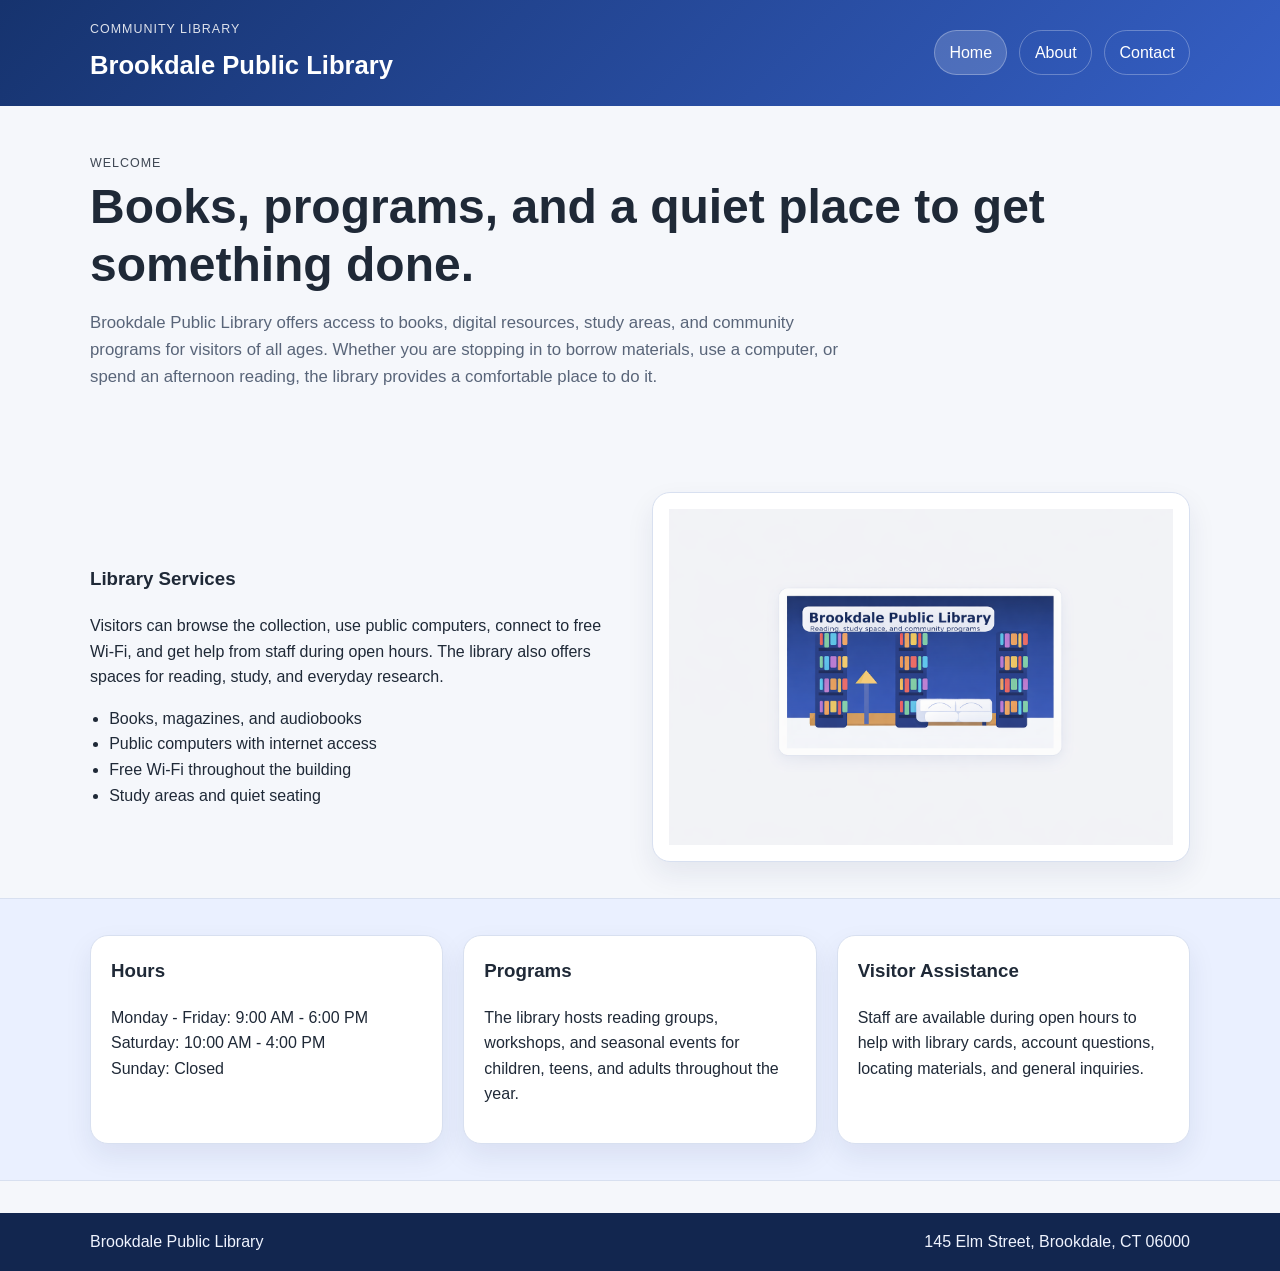
<file: index.html>
<!DOCTYPE html>
<html lang="en">
<head>
  <meta charset="UTF-8">
  <meta name="viewport" content="width=device-width, initial-scale=1.0">
  <title>Brookdale Public Library | Home</title>
  <link rel="stylesheet" href="css/style.css">
</head>
<body>
  <header class="site-header">
    <div class="container header-row">
      <div>
        <p class="eyebrow">Community Library</p>
        <h1 class="site-title">Brookdale Public Library</h1>
      </div>
      <nav class="site-nav" aria-label="Main navigation">
        <a class="active" href="index.html">Home</a>
        <a href="about.html">About</a>
        <a href="contact.html">Contact</a>
      </nav>
    </div>
  </header>

  <main>
    <section class="page-banner">
      <div class="container">
        <p class="eyebrow">Welcome</p>
        <h2>Books, programs, and a quiet place to get something done.</h2>
        <p class="lead narrow">
          Brookdale Public Library offers access to books, digital resources, study areas, and community programs for visitors of all ages.
          Whether you are stopping in to borrow materials, use a computer, or spend an afternoon reading, the library provides a comfortable place to do it.
        </p>
      </div>
    </section>

    <section class="section">
      <div class="container two-column">
        <div>
          <h3>Library Services</h3>
          <p>
            Visitors can browse the collection, use public computers, connect to free Wi-Fi, and get help from staff during open hours.
            The library also offers spaces for reading, study, and everyday research.
          </p>

          <ul class="plain-list">
            <li>Books, magazines, and audiobooks</li>
            <li>Public computers with internet access</li>
            <li>Free Wi-Fi throughout the building</li>
            <li>Study areas and quiet seating</li>
          </ul>
        </div>

        <div class="image-panel">
          <img src="images/library-banner.png" alt="Library shelves with books and a reading lamp">
        </div>
      </div>
    </section>

    <section class="section section-alt">
      <div class="container card-grid">
        <article class="card">
          <h3>Hours</h3>
          <p>
            Monday - Friday: 9:00 AM - 6:00 PM<br>
            Saturday: 10:00 AM - 4:00 PM<br>
            Sunday: Closed
          </p>
        </article>

        <article class="card">
          <h3>Programs</h3>
          <p>
            The library hosts reading groups, workshops, and seasonal events for children, teens, and adults throughout the year.
          </p>
        </article>

        <article class="card">
          <h3>Visitor Assistance</h3>
          <p>
            Staff are available during open hours to help with library cards, account questions, locating materials, and general inquiries.
          </p>
        </article>
      </div>
    </section>
  </main>

  <footer class="site-footer">
    <div class="container footer-row">
      <p>Brookdale Public Library</p>
      <p>145 Elm Street, Brookdale, CT 06000</p>
    </div>
  </footer>
</body>
</html>
</file>
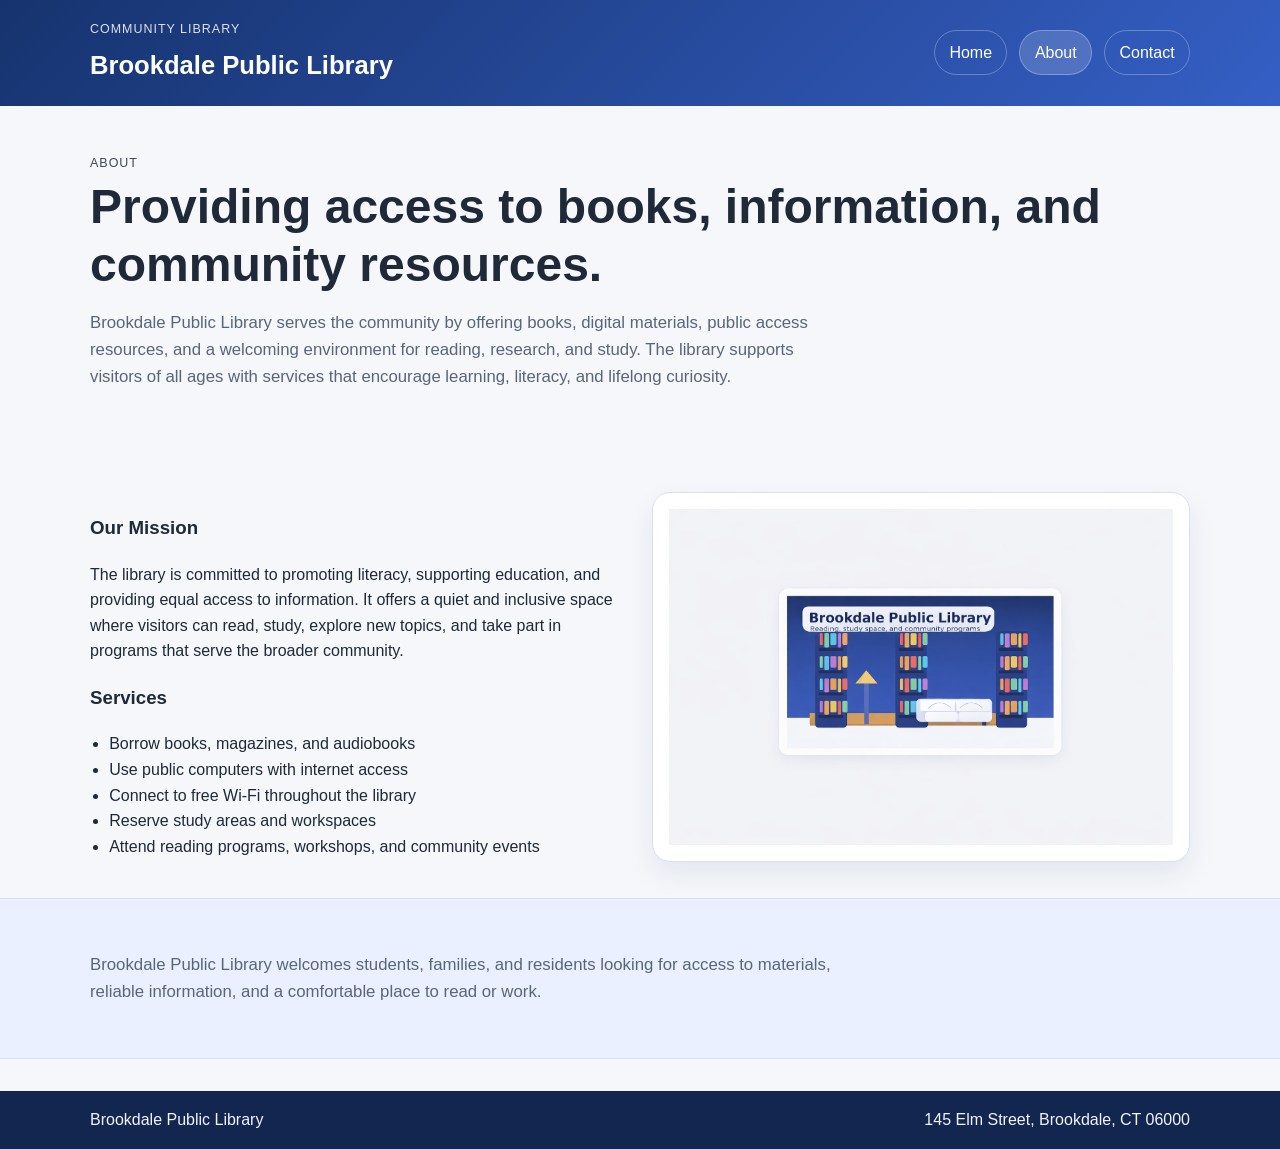
<file: about.html>
<!DOCTYPE html>
<html lang="en">
<head>
  <meta charset="UTF-8">
  <meta name="viewport" content="width=device-width, initial-scale=1.0">
  <title>Brookdale Public Library | About</title>
  <link rel="stylesheet" href="css/style.css">
</head>
<body>
  <header class="site-header">
    <div class="container header-row">
      <div>
        <p class="eyebrow">Community Library</p>
        <h1 class="site-title">Brookdale Public Library</h1>
      </div>
      <nav class="site-nav" aria-label="Main navigation">
        <a href="index.html">Home</a>
        <a class="active" href="about.html">About</a>
        <a href="contact.html">Contact</a>
      </nav>
    </div>
  </header>

  <main>
    <section class="page-banner">
      <div class="container">
        <p class="eyebrow">About</p>
        <h2>Providing access to books, information, and community resources.</h2>
        <p class="lead narrow">
          Brookdale Public Library serves the community by offering books, digital materials, public access resources,
          and a welcoming environment for reading, research, and study. The library supports visitors of all ages
          with services that encourage learning, literacy, and lifelong curiosity.
        </p>
      </div>
    </section>

    <section class="section">
      <div class="container two-column">
        <div>
          <h3>Our Mission</h3>
          <p>
            The library is committed to promoting literacy, supporting education, and providing equal access to information.
            It offers a quiet and inclusive space where visitors can read, study, explore new topics, and take part
            in programs that serve the broader community.
          </p>

          <h3>Services</h3>
          <ul class="plain-list">
            <li>Borrow books, magazines, and audiobooks</li>
            <li>Use public computers with internet access</li>
            <li>Connect to free Wi-Fi throughout the library</li>
            <li>Reserve study areas and workspaces</li>
            <li>Attend reading programs, workshops, and community events</li>
          </ul>
        </div>

        <div class="image-panel">
          <img src="images/library-banner.png" alt="Library shelves with books and a reading lamp">
        </div>
      </div>
    </section>

    <section class="section section-alt">
      <div class="container">
        <p class="lead narrow">
          Brookdale Public Library welcomes students, families, and residents looking for access to materials,
          reliable information, and a comfortable place to read or work.
        </p>
      </div>
    </section>
  </main>

  <footer class="site-footer">
    <div class="container footer-row">
      <p>Brookdale Public Library</p>
      <p>145 Elm Street, Brookdale, CT 06000</p>
    </div>
  </footer>
</body>
</html>
</file>
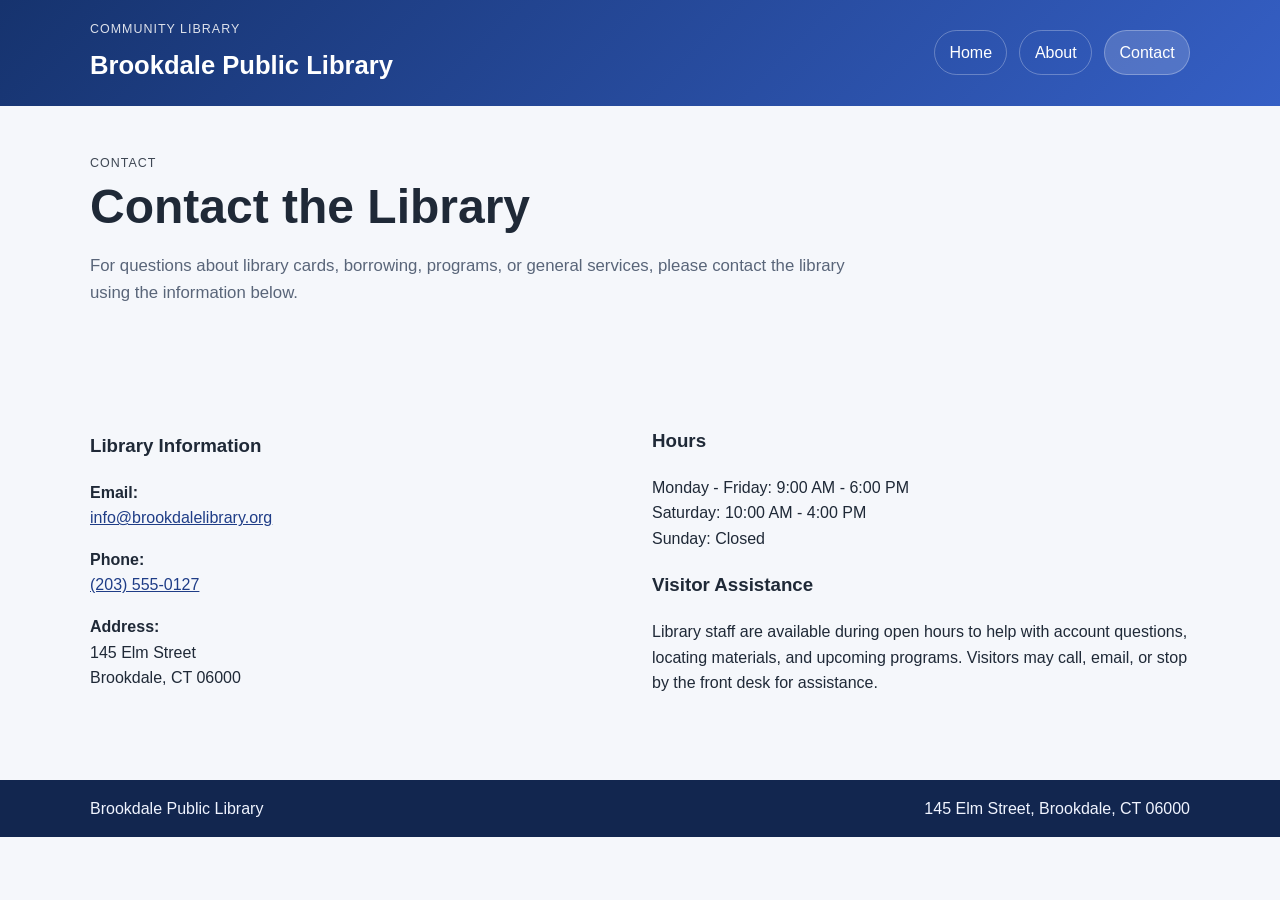
<file: contact.html>
<!DOCTYPE html>
<html lang="en">
<head>
  <meta charset="UTF-8">
  <meta name="viewport" content="width=device-width, initial-scale=1.0">
  <title>Brookdale Public Library | Contact</title>
  <link rel="stylesheet" href="css/style.css">
</head>
<body>
  <header class="site-header">
    <div class="container header-row">
      <div>
        <p class="eyebrow">Community Library</p>
        <h1 class="site-title">Brookdale Public Library</h1>
      </div>
      <nav class="site-nav" aria-label="Main navigation">
        <a href="index.html">Home</a>
        <a href="about.html">About</a>
        <a class="active" href="contact.html">Contact</a>
      </nav>
    </div>
  </header>

  <main>
    <section class="page-banner">
      <div class="container">
        <p class="eyebrow">Contact</p>
        <h2>Contact the Library</h2>
        <p class="lead narrow">
          For questions about library cards, borrowing, programs, or general services, please contact the library using the information below.
        </p>
      </div>
    </section>

    <section class="section">
      <div class="container two-column">
        <div>
          <h3>Library Information</h3>
          <p><strong>Email:</strong><br><a href="mailto:info@brookdalelibrary.org">info@brookdalelibrary.org</a></p>
          <p><strong>Phone:</strong><br><a href="tel:2035550127">(203) 555-0127</a></p>
          <p><strong>Address:</strong><br>145 Elm Street<br>Brookdale, CT 06000</p>
        </div>

        <div>
          <h3>Hours</h3>
          <p>
            Monday - Friday: 9:00 AM - 6:00 PM<br>
            Saturday: 10:00 AM - 4:00 PM<br>
            Sunday: Closed
          </p>

          <h3>Visitor Assistance</h3>
          <p>
            Library staff are available during open hours to help with account questions, locating materials, and upcoming programs.
            Visitors may call, email, or stop by the front desk for assistance.
          </p>
        </div>
      </div>
    </section>
  </main>

  <footer class="site-footer">
    <div class="container footer-row">
      <p>Brookdale Public Library</p>
      <p>145 Elm Street, Brookdale, CT 06000</p>
    </div>
  </footer>
</body>
</html>
</file>
<file: css/style.css>
:root {
  --bg: #f5f7fb;
  --surface: #ffffff;
  --surface-alt: #eaf0ff;
  --text: #1f2937;
  --muted: #596579;
  --border: #d8e0f0;
  --accent: #3157b7;
  --accent-dark: #1f3d87;
  --shadow: 0 12px 28px rgba(20, 38, 85, 0.08);
}

* {
  box-sizing: border-box;
}

body {
  margin: 0;
  font-family: Arial, Helvetica, sans-serif;
  color: var(--text);
  background: var(--bg);
  line-height: 1.6;
}

a {
  color: var(--accent-dark);
}

img {
  max-width: 100%;
  display: block;
}

.container {
  width: min(1100px, calc(100% - 2rem));
  margin: 0 auto;
}

.site-header {
  background: linear-gradient(135deg, #16336e, #355fc5);
  color: #fff;
  padding: 1.25rem 0;
}

.header-row {
  display: flex;
  justify-content: space-between;
  align-items: center;
  gap: 1rem;
  flex-wrap: wrap;
}

.eyebrow {
  margin: 0 0 0.3rem;
  text-transform: uppercase;
  letter-spacing: 0.08em;
  font-size: 0.78rem;
  opacity: 0.85;
}

.site-title {
  margin: 0;
  font-size: clamp(1.6rem, 2vw, 2.2rem);
}

.site-nav {
  display: flex;
  gap: 0.75rem;
  flex-wrap: wrap;
}

.site-nav a {
  color: #fff;
  text-decoration: none;
  padding: 0.55rem 0.9rem;
  border-radius: 999px;
  border: 1px solid rgba(255, 255, 255, 0.28);
}

.site-nav a:hover,
.site-nav a.active {
  background: rgba(255, 255, 255, 0.16);
}

.hero,
.page-banner {
  padding: 3rem 0;
}

.hero-grid,
.two-column,
.info-grid {
  display: grid;
  gap: 1.5rem;
  align-items: center;
}

.hero-grid,
.two-column {
  grid-template-columns: repeat(2, minmax(0, 1fr));
}

.info-grid {
  grid-template-columns: repeat(2, minmax(0, 1fr));
}

.hero h2,
.page-banner h2,
.section-title {
  margin-top: 0;
  line-height: 1.2;
}

.hero h2,
.page-banner h2 {
  font-size: clamp(2rem, 4vw, 3rem);
  margin-bottom: 1rem;
}

.lead {
  color: var(--muted);
  font-size: 1.05rem;
}

.narrow {
  max-width: 760px;
}

.hero-image-card,
.image-panel,
.info-box,
.card {
  background: var(--surface);
  border: 1px solid var(--border);
  border-radius: 18px;
  box-shadow: var(--shadow);
}

.hero-image-card,
.image-panel {
  padding: 1rem;
}

.button-row {
  display: flex;
  gap: 0.75rem;
  flex-wrap: wrap;
  margin-top: 1.25rem;
}

.button {
  display: inline-block;
  background: var(--accent);
  color: #fff;
  text-decoration: none;
  padding: 0.8rem 1.15rem;
  border-radius: 12px;
  font-weight: 700;
}

.button-secondary {
  background: transparent;
  color: var(--accent-dark);
  border: 1px solid var(--accent-dark);
}

.section {
  padding: 2.25rem 0;
}

.section-alt {
  background: var(--surface-alt);
  border-top: 1px solid var(--border);
  border-bottom: 1px solid var(--border);
}

.card-grid,
.contact-grid {
  display: grid;
  gap: 1.25rem;
}

.card-grid {
  grid-template-columns: repeat(3, minmax(0, 1fr));
}

.contact-grid {
  grid-template-columns: repeat(2, minmax(0, 1fr));
}

.card,
.info-box {
  padding: 1.25rem;
}

.card h3,
.info-box h3 {
  margin-top: 0;
}

.plain-list {
  margin: 0;
  padding-left: 1.2rem;
}

.contact-card p {
  margin-bottom: 0;
}

.site-footer {
  background: #12264f;
  color: #f0f4ff;
  padding: 1rem 0;
  margin-top: 2rem;
}

.footer-row {
  display: flex;
  justify-content: space-between;
  gap: 1rem;
  flex-wrap: wrap;
}

.footer-row p {
  margin: 0;
}

@media (max-width: 800px) {
  .hero-grid,
  .two-column,
  .info-grid,
  .card-grid,
  .contact-grid {
    grid-template-columns: 1fr;
  }

  .site-nav {
    width: 100%;
  }
}
</file>
